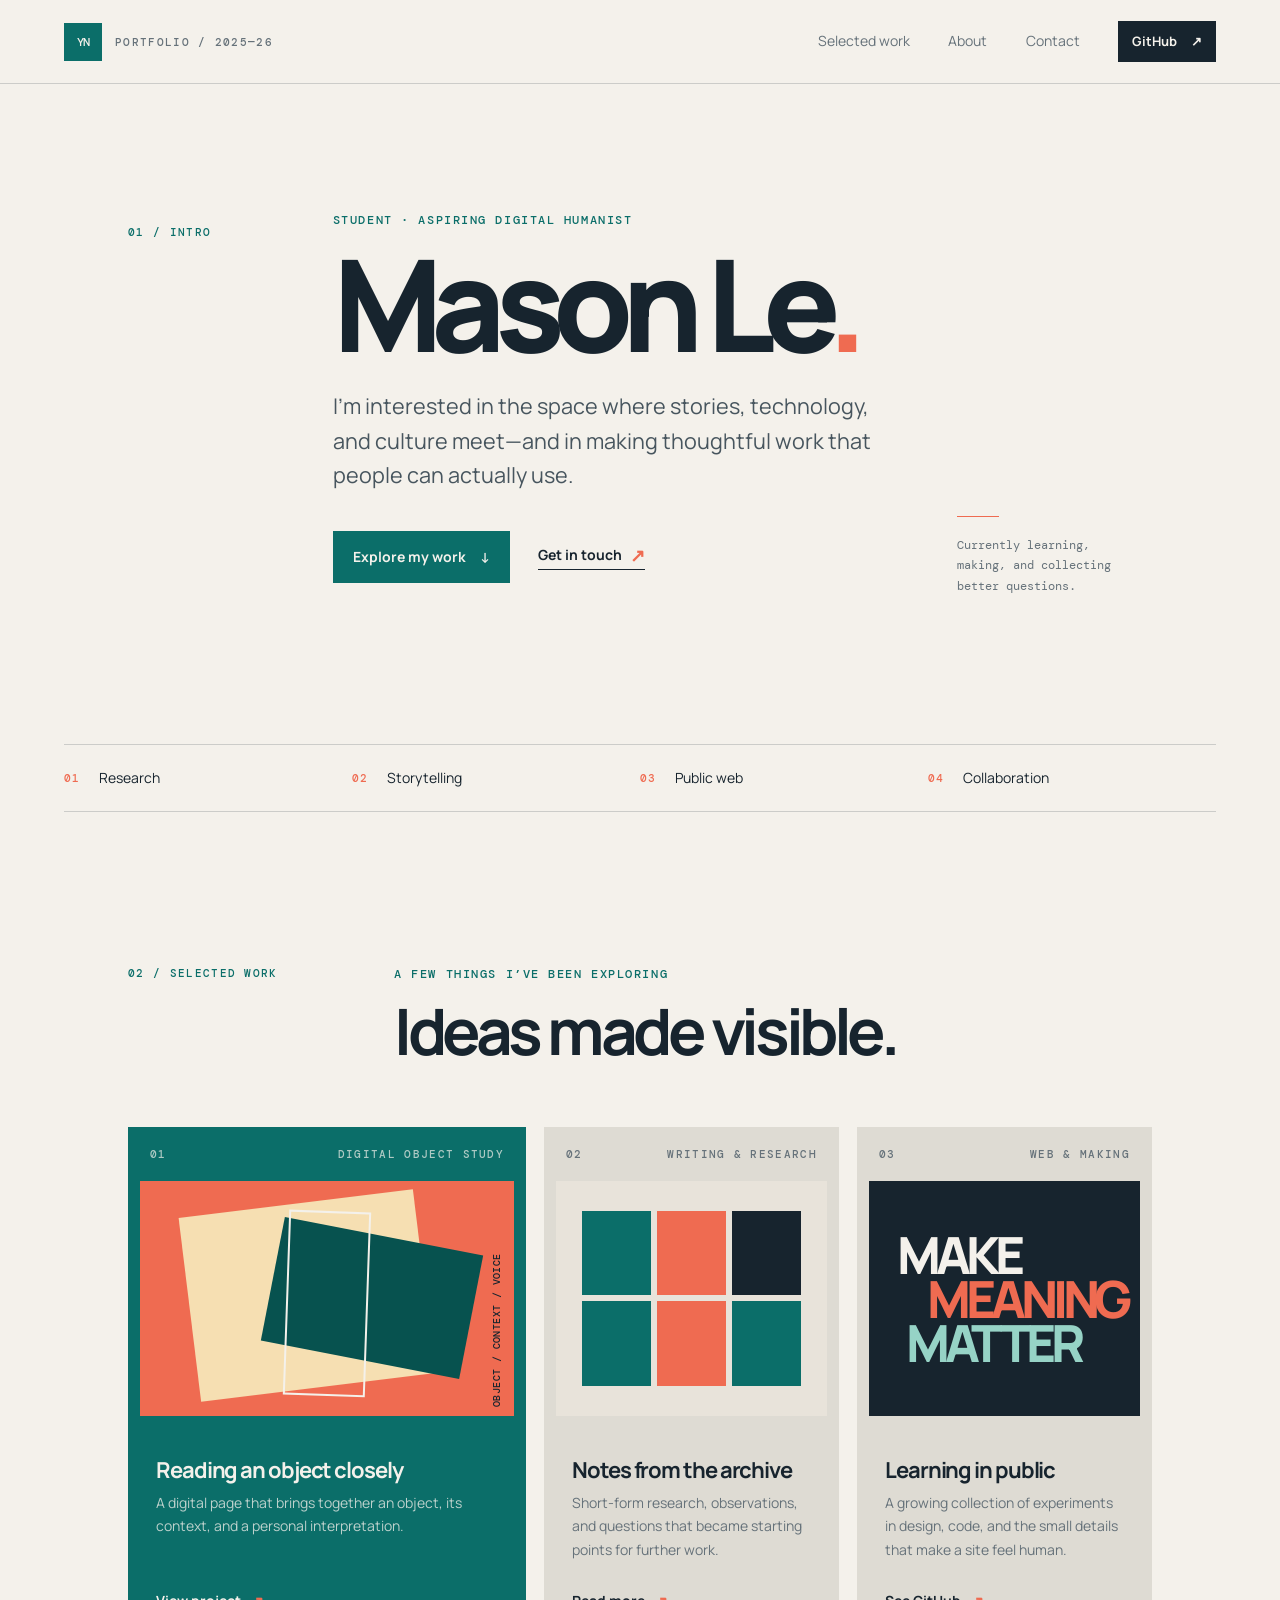
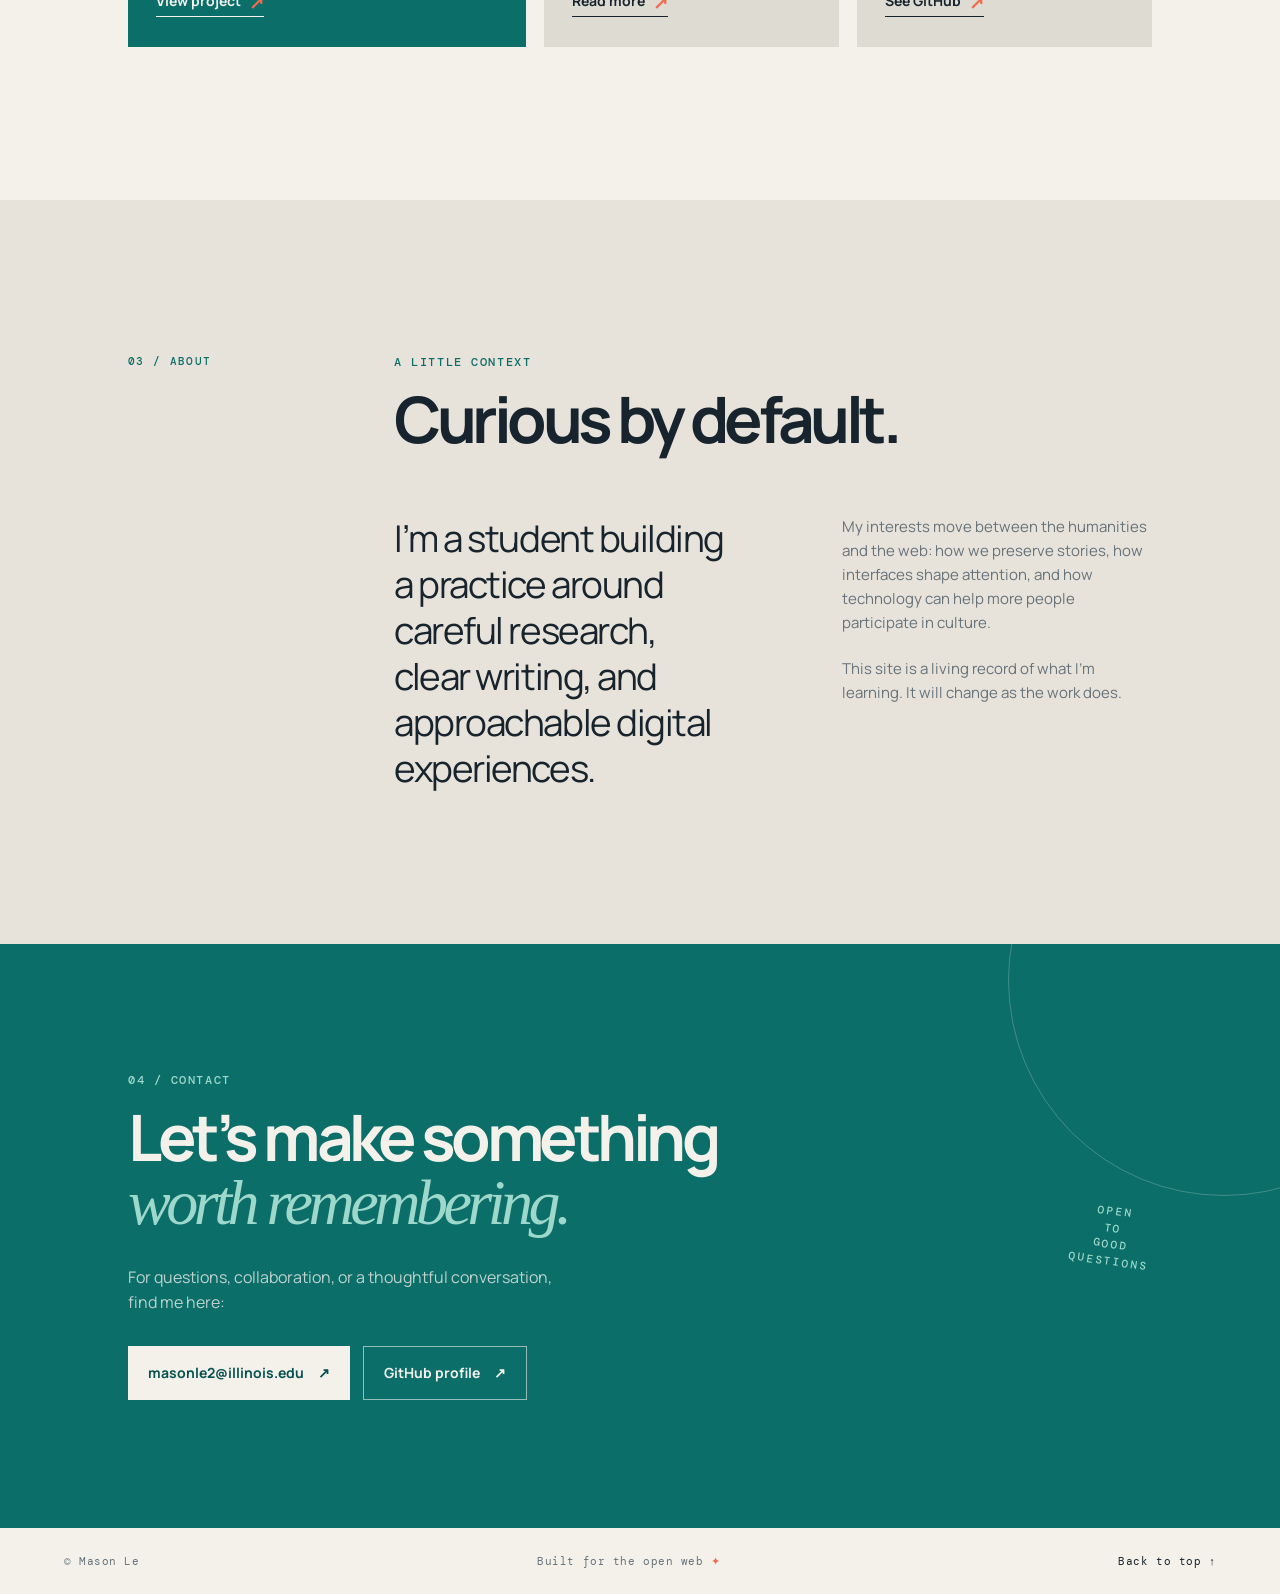
<file: personal-portfolio-site/index.html>
<!doctype html>
<html lang="en">
  <head>
    <meta charset="UTF-8" />
    <meta name="viewport" content="width=device-width, initial-scale=1.0" />
    <meta
      name="description"
      content="A personal portfolio for a student and aspiring digital humanist."
    />
    <title>Mason Le — Student, Digital Humanist in training</title>
    <link rel="icon" type="image/svg+xml" href="favicon.svg" />
    <link rel="preconnect" href="https://fonts.googleapis.com" />
    <link rel="preconnect" href="https://fonts.gstatic.com" crossorigin />
    <link
      href="https://fonts.googleapis.com/css2?family=DM+Mono:wght@400;500&family=Manrope:wght@400;500;600;700;800&display=swap"
      rel="stylesheet"
    />
    <link rel="stylesheet" href="styles.css" />
  </head>
  <body>
    <div class="site-shell">
      <header class="site-header">
        <a class="brand" href="#top" aria-label="Back to the top">
          <span class="brand-mark">YN</span>
          <span class="brand-label">Portfolio / 2025—26</span>
        </a>

        <button class="menu-toggle" type="button" aria-expanded="false" aria-controls="site-nav">
          <span>Menu</span>
          <span class="menu-icon" aria-hidden="true"><i></i><i></i></span>
        </button>

        <nav class="site-nav" id="site-nav" aria-label="Main navigation">
          <a href="#work">Selected work</a>
          <a href="#about">About</a>
          <a href="#contact">Contact</a>
          <a class="nav-button" href="https://github.com/masontle" target="_blank" rel="noreferrer">
            GitHub <span aria-hidden="true">↗</span>
          </a>
        </nav>
      </header>

      <main id="top">
        <section class="hero section-grid" aria-labelledby="hero-title">
          <div class="hero-kicker side-label">01 / INTRO</div>
          <div class="hero-copy">
            <p class="eyebrow">Student · Aspiring digital humanist</p>
            <h1 id="hero-title">Mason Le<span class="accent-dot">.</span></h1>
            <p class="hero-lede">
              I’m interested in the space where stories, technology, and culture meet—and in making thoughtful work that people can actually use.
            </p>
            <div class="hero-actions">
              <a class="button button-primary" href="#work">Explore my work <span aria-hidden="true">↓</span></a>
              <a class="text-link" href="#contact">Get in touch <span aria-hidden="true">↗</span></a>
            </div>
          </div>
          <div class="hero-note">
            <span class="note-line"></span>
            <p>Currently learning, making, and collecting better questions.</p>
          </div>
        </section>

        <section class="signal-strip" aria-label="Areas of interest">
          <div class="signal-item"><span class="signal-index">01</span><span>Research</span></div>
          <div class="signal-item"><span class="signal-index">02</span><span>Storytelling</span></div>
          <div class="signal-item"><span class="signal-index">03</span><span>Public web</span></div>
          <div class="signal-item"><span class="signal-index">04</span><span>Collaboration</span></div>
        </section>

        <section class="content-section" id="work" aria-labelledby="work-title">
          <div class="section-heading">
            <p class="side-label">02 / SELECTED WORK</p>
            <div>
              <p class="eyebrow">A few things I’ve been exploring</p>
              <h2 id="work-title">Ideas made visible.</h2>
            </div>
          </div>

          <div class="project-grid">
            <article class="project-card project-featured">
              <div class="project-topline"><span>01</span><span>Digital object study</span></div>
              <div class="project-visual visual-collage" aria-hidden="true">
                <span class="collage-block block-one"></span>
                <span class="collage-block block-two"></span>
                <span class="collage-block block-three"></span>
                <span class="collage-caption">OBJECT / CONTEXT / VOICE</span>
              </div>
              <div class="project-body">
                <h3>Reading an object closely</h3>
                <p>A digital page that brings together an object, its context, and a personal interpretation.</p>
                <a class="text-link" href="#contact">View project <span aria-hidden="true">↗</span></a>
              </div>
            </article>

            <article class="project-card">
              <div class="project-topline"><span>02</span><span>Writing & research</span></div>
              <div class="project-visual visual-grid" aria-hidden="true">
                <span></span><span></span><span></span><span></span><span></span><span></span>
              </div>
              <div class="project-body">
                <h3>Notes from the archive</h3>
                <p>Short-form research, observations, and questions that became starting points for further work.</p>
                <a class="text-link" href="#contact">Read more <span aria-hidden="true">↗</span></a>
              </div>
            </article>

            <article class="project-card">
              <div class="project-topline"><span>03</span><span>Web & making</span></div>
              <div class="project-visual visual-type" aria-hidden="true">
                <span>MAKE</span><span>MEANING</span><span>MATTER</span>
              </div>
              <div class="project-body">
                <h3>Learning in public</h3>
                <p>A growing collection of experiments in design, code, and the small details that make a site feel human.</p>
                <a class="text-link" href="https://github.com/yourusername" target="_blank" rel="noreferrer">See GitHub <span aria-hidden="true">↗</span></a>
              </div>
            </article>
          </div>
        </section>

        <section class="about-section content-section" id="about" aria-labelledby="about-title">
          <div class="section-heading">
            <p class="side-label">03 / ABOUT</p>
            <div>
              <p class="eyebrow">A little context</p>
              <h2 id="about-title">Curious by default.</h2>
            </div>
          </div>
          <div class="about-grid">
            <p class="about-lede">I’m a student building a practice around careful research, clear writing, and approachable digital experiences.</p>
            <div class="about-details">
              <p>My interests move between the humanities and the web: how we preserve stories, how interfaces shape attention, and how technology can help more people participate in culture.</p>
              <p>This site is a living record of what I’m learning. It will change as the work does.</p>
            </div>
          </div>
        </section>

        <section class="contact-section" id="contact" aria-labelledby="contact-title">
          <div class="contact-inner">
            <p class="eyebrow">04 / CONTACT</p>
            <h2 id="contact-title">Let’s make something<br /><em>worth remembering.</em></h2>
            <p class="contact-copy">For questions, collaboration, or a thoughtful conversation, find me here:</p>
            <div class="contact-links">
              <a class="button button-light" href="mailto:masonle2@illinois.edu">masonle2@illinois.edu <span aria-hidden="true">↗</span></a>
              <a class="button button-outline-light" href="https://github.com/yourusername" target="_blank" rel="noreferrer">GitHub profile <span aria-hidden="true">↗</span></a>
            </div>
          </div>
          <div class="contact-stamp" aria-hidden="true">OPEN<br />TO<br />GOOD<br />QUESTIONS</div>
        </section>
      </main>

      <footer class="site-footer">
        <span>© <span id="2026"></span> Mason Le</span>
        <span>Built for the open web <span class="footer-star" aria-hidden="true">✦</span></span>
        <a href="#top">Back to top ↑</a>
      </footer>
    </div>
    <script src="script.js"></script>
  </body>
</html>
</file>
<file: personal-portfolio-site/styles.css>
:root {
  --ink: #17242e;
  --muted: #66727a;
  --paper: #f4f1eb;
  --paper-deep: #e8e3da;
  --teal: #0b6e69;
  --teal-deep: #07524f;
  --coral: #ef6b51;
  --line: rgba(23, 36, 46, 0.18);
  --serif: Georgia, "Times New Roman", serif;
  --sans: "Manrope", Arial, sans-serif;
  --mono: "DM Mono", Consolas, monospace;
}

* { box-sizing: border-box; }
html { scroll-behavior: smooth; }
body {
  margin: 0;
  color: var(--ink);
  background: var(--paper);
  font-family: var(--sans);
  font-size: 16px;
  line-height: 1.6;
}
a { color: inherit; text-decoration: none; }
a:focus-visible, button:focus-visible { outline: 3px solid var(--coral); outline-offset: 4px; }
.site-shell { max-width: 1440px; margin: 0 auto; overflow: hidden; background: var(--paper); }
.site-header {
  display: flex; align-items: center; justify-content: space-between;
  min-height: 84px; padding: 20px clamp(24px, 5vw, 76px);
  border-bottom: 1px solid var(--line);
}
.brand { display: inline-flex; align-items: center; gap: 13px; }
.brand-mark {
  display: grid; width: 38px; height: 38px; place-items: center;
  color: var(--paper); background: var(--teal); font: 500 12px var(--mono); letter-spacing: -0.06em;
}
.brand-label, .side-label, .project-topline, .signal-index {
  font: 500 11px var(--mono); letter-spacing: .12em; text-transform: uppercase;
}
.brand-label { color: var(--muted); }
.site-nav { display: flex; align-items: center; gap: clamp(18px, 3vw, 42px); font-size: 14px; }
.site-nav a:not(.nav-button) { color: var(--muted); transition: color .2s ease; }
.site-nav a:not(.nav-button):hover { color: var(--ink); }
.nav-button, .button { display: inline-flex; align-items: center; gap: 14px; font-weight: 700; transition: transform .2s ease, background .2s ease, color .2s ease; }
.nav-button { padding: 10px 14px; color: var(--paper); background: var(--ink); font-size: 13px; }
.nav-button:hover, .button:hover { transform: translateY(-2px); }
.menu-toggle { display: none; border: 0; padding: 8px 0; color: var(--ink); background: none; font: 600 13px var(--sans); }
.menu-icon { display: inline-flex; flex-direction: column; gap: 4px; margin-left: 8px; }
.menu-icon i { display: block; width: 20px; height: 2px; background: currentColor; }
.hero { min-height: 660px; padding: clamp(70px, 10vw, 140px) clamp(24px, 10vw, 160px) clamp(76px, 10vw, 130px); }
.section-grid { display: grid; grid-template-columns: 14% minmax(0, 1fr) 19%; gap: 6%; }
.side-label { color: var(--teal); }
.hero-kicker { padding-top: 13px; }
.hero-copy { max-width: 800px; }
.eyebrow { margin: 0 0 18px; color: var(--teal); font: 500 12px var(--mono); letter-spacing: .13em; text-transform: uppercase; }
h1, h2, h3, p { margin-top: 0; }
h1 { max-width: 800px; margin-bottom: 28px; font-size: clamp(4.3rem, 10vw, 9.5rem); font-weight: 800; letter-spacing: -.09em; line-height: .9; }
.accent-dot { color: var(--coral); }
.hero-lede { max-width: 560px; margin-bottom: 38px; color: #47555e; font-size: clamp(1.1rem, 1.9vw, 1.35rem); line-height: 1.6; }
.hero-actions { display: flex; align-items: center; flex-wrap: wrap; gap: 28px; }
.button { padding: 15px 20px; font-size: 14px; }
.button-primary { color: var(--paper); background: var(--teal); }
.button-primary:hover { background: var(--teal-deep); }
.text-link { display: inline-flex; align-items: center; gap: 8px; border-bottom: 1px solid currentColor; padding-bottom: 3px; font-size: 14px; font-weight: 700; }
.text-link span { color: var(--coral); font-size: 18px; line-height: 1; }
.hero-note { align-self: end; padding-bottom: 8px; color: var(--muted); font: 400 12px/1.7 var(--mono); }
.note-line { display: block; width: 42px; height: 1px; margin-bottom: 18px; background: var(--coral); }
.hero-note p { max-width: 160px; }
.signal-strip { display: grid; grid-template-columns: repeat(4, 1fr); margin: 0 clamp(24px, 5vw, 76px); border-top: 1px solid var(--line); border-bottom: 1px solid var(--line); }
.signal-item { display: flex; align-items: center; gap: 18px; padding: 22px 0; color: var(--ink); font-size: 14px; }
.signal-index { color: var(--coral); }
.content-section { padding: clamp(92px, 12vw, 170px) clamp(24px, 10vw, 160px); }
.section-heading { display: grid; grid-template-columns: 20% minmax(0, 1fr); gap: 6%; margin-bottom: 64px; }
h2 { max-width: 670px; margin-bottom: 0; font-size: clamp(2.5rem, 5vw, 5.2rem); font-weight: 700; letter-spacing: -.07em; line-height: .98; }
.project-grid { display: grid; grid-template-columns: 1.35fr 1fr 1fr; gap: 18px; }
.project-card { display: flex; flex-direction: column; min-height: 520px; background: #dedbd3; }
.project-featured { background: var(--teal); color: var(--paper); }
.project-topline { display: flex; justify-content: space-between; padding: 20px 22px; color: var(--muted); }
.project-featured .project-topline { color: rgba(244,241,235,.7); }
.project-visual { position: relative; min-height: 235px; margin: 0 12px; overflow: hidden; }
.visual-collage { background: var(--coral); }
.collage-block { position: absolute; display: block; }
.block-one { inset: 22px 24% 28px 13%; background: #f6dfb2; transform: rotate(-7deg); }
.block-two { inset: 54px 11% 55px 35%; background: var(--teal-deep); transform: rotate(11deg); }
.block-three { inset: 30px 39% 20px 39%; border: 2px solid var(--paper); transform: rotate(2deg); }
.collage-caption { position: absolute; right: 12px; bottom: 9px; color: var(--ink); font: 500 10px var(--mono); letter-spacing: .04em; transform: rotate(-90deg) translateX(100%); transform-origin: bottom right; }
.visual-grid { display: grid; grid-template-columns: repeat(3, 1fr); gap: 6px; padding: 30px 26px; background: var(--paper-deep); }
.visual-grid span { background: var(--teal); }
.visual-grid span:nth-child(2), .visual-grid span:nth-child(5) { background: var(--coral); }
.visual-grid span:nth-child(3) { background: var(--ink); }
.visual-type { display: flex; flex-direction: column; justify-content: center; gap: 0; padding: 20px 28px; background: var(--ink); color: var(--paper); font-size: clamp(2rem, 4vw, 3.4rem); font-weight: 800; letter-spacing: -.1em; line-height: .86; }
.visual-type span:nth-child(2) { color: var(--coral); margin-left: 14%; }
.visual-type span:nth-child(3) { margin-left: 4%; color: #96d3c6; }
.project-body { padding: 26px 28px 30px; margin-top: auto; }
.project-body h3 { margin-bottom: 9px; font-size: 22px; letter-spacing: -.05em; line-height: 1.1; }
.project-body p { min-height: 78px; margin-bottom: 19px; color: var(--muted); font-size: 14px; line-height: 1.65; }
.project-featured .project-body p { color: rgba(244,241,235,.76); }
.project-featured .text-link { color: var(--paper); }
.about-section { background: var(--paper-deep); }
.about-grid { display: grid; grid-template-columns: 1.1fr 1fr; gap: 14%; padding-left: 26%; }
.about-lede { max-width: 540px; margin-bottom: 0; font-size: clamp(1.4rem, 3vw, 2.3rem); letter-spacing: -.04em; line-height: 1.25; }
.about-details { max-width: 430px; color: var(--muted); font-size: 15px; }
.about-details p + p { margin-top: 22px; }
.contact-section { position: relative; display: grid; grid-template-columns: 1fr 140px; gap: 10%; padding: clamp(76px, 10vw, 130px) clamp(24px, 10vw, 160px); overflow: hidden; color: var(--paper); background: var(--teal); }
.contact-section::before { position: absolute; width: 430px; height: 430px; border: 1px solid rgba(244,241,235,.23); border-radius: 50%; content: ""; right: -160px; top: -180px; }
.contact-inner { position: relative; z-index: 1; }
.contact-inner .eyebrow { color: #9ed8cb; }
.contact-inner h2 { max-width: 760px; margin-bottom: 30px; }
.contact-inner h2 em { color: #9ed8cb; font-family: var(--serif); font-weight: 400; }
.contact-copy { max-width: 430px; margin-bottom: 30px; color: rgba(244,241,235,.77); }
.contact-links { display: flex; flex-wrap: wrap; gap: 13px; }
.button-light { color: var(--teal-deep); background: var(--paper); }
.button-outline-light { border: 1px solid rgba(244,241,235,.6); color: var(--paper); }
.contact-stamp { align-self: center; justify-self: end; color: #9ed8cb; font: 500 11px/1.5 var(--mono); letter-spacing: .17em; text-align: center; transform: rotate(8deg); }
.site-footer { display: flex; justify-content: space-between; gap: 20px; padding: 26px clamp(24px, 5vw, 76px); color: var(--muted); font: 400 11px var(--mono); letter-spacing: .05em; }
.site-footer a { color: var(--ink); }
.footer-star { color: var(--coral); }

@media (max-width: 900px) {
  .site-header { position: relative; }
  .menu-toggle { display: inline-flex; align-items: center; }
  .site-nav { display: none; position: absolute; z-index: 10; top: 77px; left: 24px; right: 24px; flex-direction: column; align-items: stretch; gap: 0; padding: 10px; border: 1px solid var(--line); background: var(--paper); box-shadow: 0 14px 35px rgba(23,36,46,.1); }
  .site-nav.is-open { display: flex; }
  .site-nav a { padding: 12px 10px; }
  .nav-button { justify-content: space-between; margin-top: 8px; }
  .hero { min-height: auto; }
  .section-grid { grid-template-columns: 1fr; gap: 24px; }
  .hero-kicker { padding-top: 0; }
  .hero-note { display: flex; gap: 16px; padding: 0; }
  .hero-note p { max-width: 300px; margin: 0; }
  .note-line { flex: 0 0 42px; margin-top: 10px; }
  .section-heading { grid-template-columns: 1fr; gap: 16px; }
  .project-grid { grid-template-columns: 1fr; }
  .project-card { min-height: 0; }
  .project-visual { min-height: 250px; }
  .project-body p { min-height: 0; }
  .about-grid { grid-template-columns: 1fr; gap: 32px; padding-left: 0; }
}
@media (max-width: 560px) {
  .brand-label { display: none; }
  .hero { padding-top: 64px; padding-bottom: 78px; }
  h1 { font-size: clamp(4rem, 18vw, 6rem); }
  .signal-strip { grid-template-columns: 1fr 1fr; }
  .signal-item { padding: 16px 0; }
  .content-section { padding-top: 86px; padding-bottom: 86px; }
  .contact-section { grid-template-columns: 1fr; }
  .contact-stamp { display: none; }
  .site-footer { flex-direction: column; }
}
</file>
